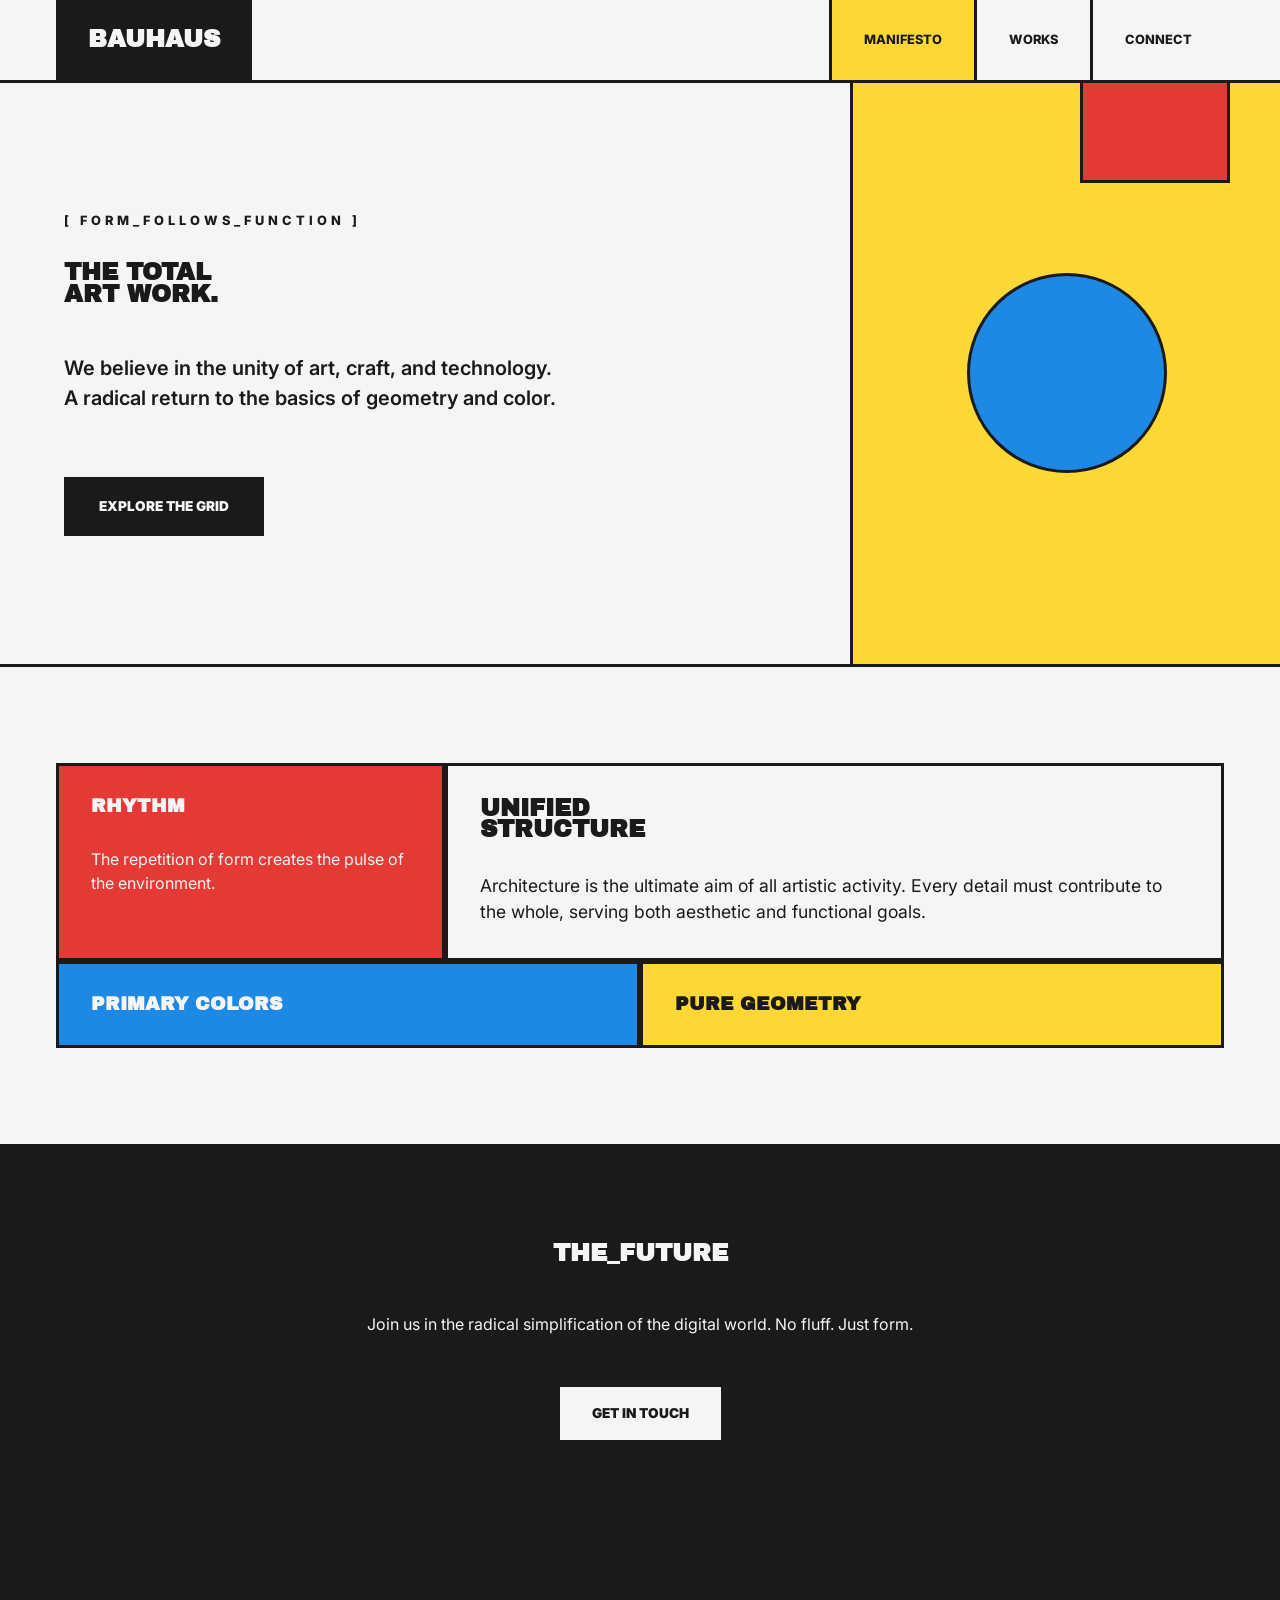
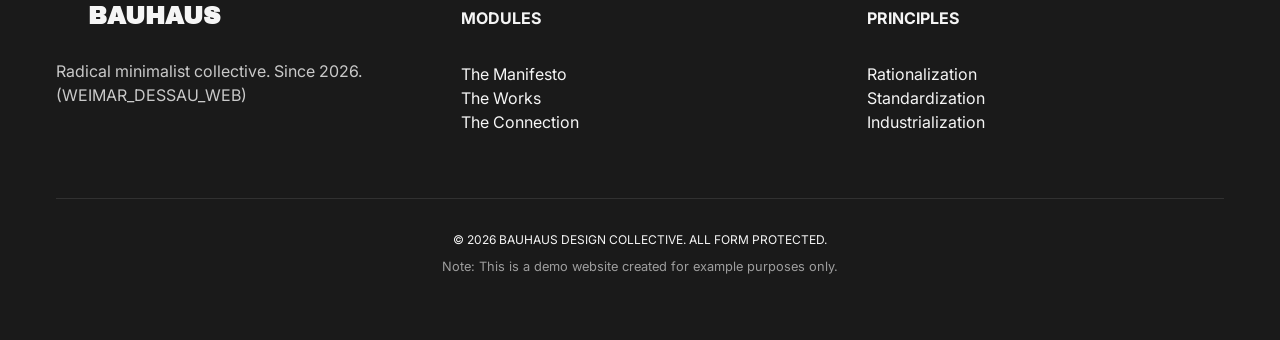
<file: index.html>
<!DOCTYPE html>
<html lang="en">
<head>
    <meta charset="UTF-8">
    <meta name="viewport" content="width=device-width, initial-scale=1.0">
    <title>THE MANIFESTO | Bauhaus Design Collective</title>
    <link rel="stylesheet" href="styles.css">
    <link rel="preconnect" href="https://fonts.googleapis.com">
    <link rel="preconnect" href="https://fonts.gstatic.com" crossorigin>
    <link href="https://fonts.googleapis.com/css2?family=Archivo+Black&family=Inter:wght@400;700;900&display=swap" rel="stylesheet">
    <style>
        .asym-hero {
            display: grid;
            grid-template-columns: repeat(12, 1fr);
            border-bottom: var(--border-thick) solid var(--black);
        }

        .hero-text {
            grid-column: span 8;
            padding: 8rem 4rem;
            border-right: var(--border-thick) solid var(--black);
        }

        .hero-shape {
            grid-column: span 4;
            background-color: var(--yellow);
            display: flex;
            align-items: center;
            justify-content: center;
            position: relative;
        }

        .red-square {
            width: 150px;
            height: 150px;
            background-color: var(--red);
            border: var(--border-thick) solid var(--black);
            position: absolute;
            top: -50px;
            right: 50px;
        }

        .blue-circle {
            width: 200px;
            height: 200px;
            background-color: var(--blue);
            border: var(--border-thick) solid var(--black);
            border-radius: 50% !important; /* One exception for Bauhaus */
        }

        @media (max-width: 900px) {
            .hero-text { grid-column: span 12; border-right: none; padding: 4rem 2rem; }
            .hero-shape { grid-column: span 12; height: 300px; border-top: var(--border-thick) solid var(--black); }
            .red-square { right: 20px; }
        }
    </style>
</head>
<body>
    <header>
        <div class="container">
            <nav>
                <a href="index.html" class="logo">BAUHAUS</a>
                <div class="nav-toggle">
                    <span></span>
                    <span></span>
                    <span></span>
                </div>
                <ul class="nav-links">
                    <li><a href="index.html" class="active">Manifesto</a></li>
                    <li><a href="gallery.html">Works</a></li>
                    <li><a href="contact.html">Connect</a></li>
                </ul>
            </nav>
        </div>
    </header>

    <main>
        <section class="asym-hero">
            <div class="hero-text">
                <span style="font-weight: 800; font-size: 0.8rem; letter-spacing: 4px; display: block; margin-bottom: 2rem;">[ FORM_FOLLOWS_FUNCTION ]</span>
                <h1>THE TOTAL<br>ART WORK.</h1>
                <p style="font-size: 1.25rem; max-width: 500px; margin-top: 3rem; font-weight: 600;">We believe in the unity of art, craft, and technology. A radical return to the basics of geometry and color.</p>
                <div style="margin-top: 4rem;">
                    <a href="gallery.html" class="btn-bauhaus">Explore the grid</a>
                </div>
            </div>
            <div class="hero-shape">
                <div class="red-square"></div>
                <div class="blue-circle"></div>
            </div>
        </section>

        <section class="section">
            <div class="container">
                <div class="grid-display">
                    <div class="box grid-col-span-4 bg-red" style="grid-column: span 4;">
                        <h3>Rhythm</h3>
                        <p style="margin-top: 2rem;">The repetition of form creates the pulse of the environment.</p>
                    </div>
                    <div class="box grid-col-span-8" style="grid-column: span 8;">
                        <h2>UNIFIED<br>STRUCTURE</h2>
                        <p style="margin-top: 2rem; font-size: 1.1rem;">Architecture is the ultimate aim of all artistic activity. Every detail must contribute to the whole, serving both aesthetic and functional goals.</p>
                    </div>
                    <div class="box grid-col-span-6 bg-blue" style="grid-column: span 6;">
                        <h3>Primary Colors</h3>
                    </div>
                    <div class="box grid-col-span-6 bg-yellow" style="grid-column: span 6;">
                        <h3>Pure Geometry</h3>
                    </div>
                </div>
            </div>
        </section>

        <section class="section bg-black">
            <div class="container" style="text-align: center;">
                <h2 style="color: var(--white); border-bottom-color: var(--white);">THE_FUTURE</h2>
                <p style="margin: 3rem auto; max-width: 600px;">Join us in the radical simplification of the digital world. No fluff. Just form.</p>
                <a href="contact.html" class="btn-bauhaus" style="background-color: var(--white); color: var(--black);">Get in Touch</a>
            </div>
        </section>
    </main>

    <footer>
        <div class="container">
            <div class="footer-grid">
                <div class="footer-col">
                    <div class="logo" style="display: inline-block; margin-bottom: 2rem;">BAUHAUS</div>
                    <p style="opacity: 0.8;">Radical minimalist collective. Since 2026. (WEIMAR_DESSAU_WEB)</p>
                </div>
                <div class="footer-col">
                    <h4>MODULES</h4>
                    <ul>
                        <li><a href="index.html">The Manifesto</a></li>
                        <li><a href="gallery.html">The Works</a></li>
                        <li><a href="contact.html">The Connection</a></li>
                    </ul>
                </div>
                <div class="footer-col">
                    <h4>PRINCIPLES</h4>
                    <ul>
                        <li>Rationalization</li>
                        <li>Standardization</li>
                        <li>Industrialization</li>
                    </ul>
                </div>
            </div>
            <div class="footer-bottom">
                <p>&copy; 2026 BAUHAUS DESIGN COLLECTIVE. ALL FORM PROTECTED.</p>
                <p style="font-size: 0.8rem; opacity: 0.6; margin-top: 0.5rem;">Note: This is a demo website created for example purposes only.</p>
            </div>
        </div>
    </footer>

    <script src="script.js"></script>
</body>
</html>
</file>
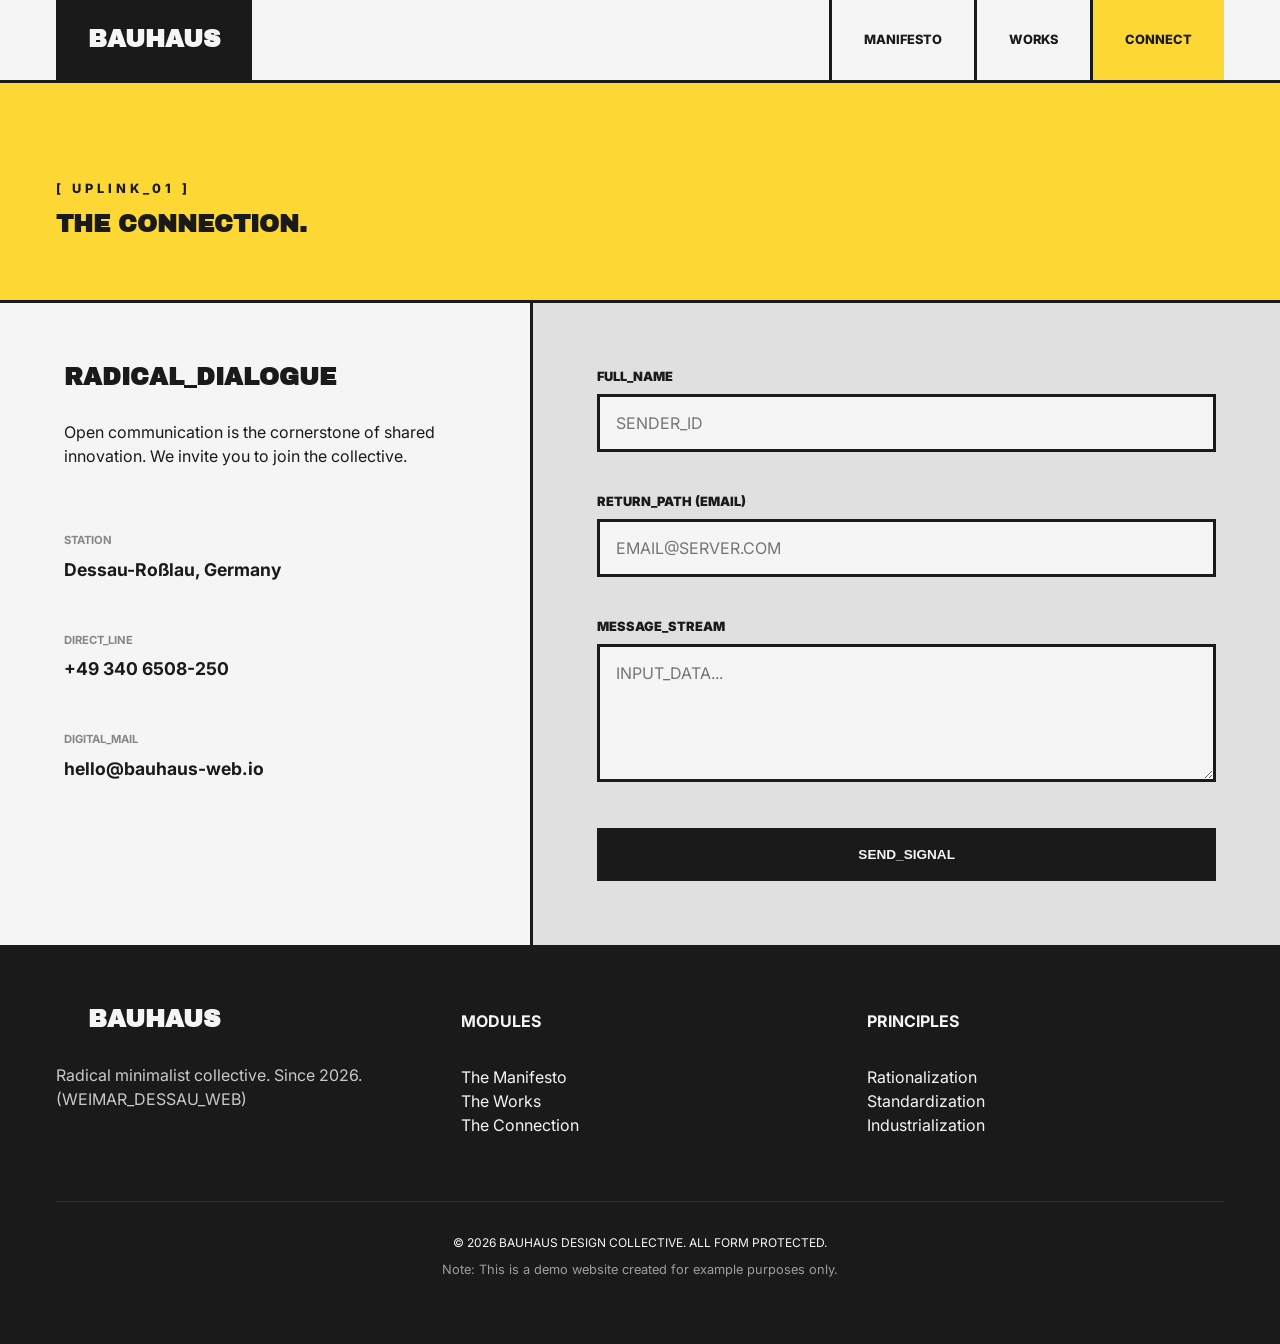
<file: contact.html>
<!DOCTYPE html>
<html lang="en">
<head>
    <meta charset="UTF-8">
    <meta name="viewport" content="width=device-width, initial-scale=1.0">
    <title>THE CONNECTION | Contact Bauhaus</title>
    <link rel="stylesheet" href="styles.css">
    <link rel="preconnect" href="https://fonts.googleapis.com">
    <link rel="preconnect" href="https://fonts.gstatic.com" crossorigin>
    <link href="https://fonts.googleapis.com/css2?family=Archivo+Black&family=Inter:wght@400;700;900&display=swap" rel="stylesheet">
    <style>
        .page-header {
            padding: 6rem 0 4rem;
            background-color: var(--yellow);
            color: var(--black);
            border-bottom: var(--border-thick) solid var(--black);
        }

        .contact-layout {
            display: grid;
            grid-template-columns: repeat(12, 1fr);
            min-height: 600px;
        }

        .contact-info {
            grid-column: span 5;
            border-right: var(--border-thick) solid var(--black);
            padding: 4rem;
            background-color: var(--white);
        }

        .contact-form-area {
            grid-column: span 7;
            padding: 4rem;
            background-color: var(--grey);
        }

        .form-row {
            margin-bottom: 2.5rem;
        }

        .form-row label {
            display: block;
            font-weight: 900;
            text-transform: uppercase;
            font-size: 0.8rem;
            margin-bottom: 0.5rem;
        }

        .form-row input, .form-row textarea {
            width: 100%;
            padding: 1rem;
            border: var(--border-thick) solid var(--black);
            background-color: var(--white);
            font-family: inherit;
            font-size: 1rem;
            outline: none;
        }

        .form-row input:focus, .form-row textarea:focus {
            background-color: var(--yellow);
        }

        .contact-method {
            margin-bottom: 3rem;
        }

        .contact-method h4 {
            font-size: 0.7rem;
            opacity: 0.5;
            margin-bottom: 0.5rem;
        }

        .contact-method p {
            font-weight: 700;
            font-size: 1.1rem;
        }

        @media (max-width: 900px) {
            .contact-info, .contact-form-area { grid-column: span 12; border-right: none; }
            .contact-info { padding: 3rem 2rem; border-bottom: var(--border-thick) solid var(--black); }
            .contact-form-area { padding: 3rem 2rem; }
        }
    </style>
</head>
<body>
    <header>
        <div class="container">
            <nav>
                <a href="index.html" class="logo">BAUHAUS</a>
                <div class="nav-toggle">
                    <span></span>
                    <span></span>
                    <span></span>
                </div>
                <ul class="nav-links">
                    <li><a href="index.html">Manifesto</a></li>
                    <li><a href="gallery.html">Works</a></li>
                    <li><a href="contact.html" class="active">Connect</a></li>
                </ul>
            </nav>
        </div>
    </header>

    <main>
        <section class="page-header">
            <div class="container">
                <span style="font-weight: 800; font-size: 0.8rem; letter-spacing: 4px; display: block; margin-bottom: 1rem;">[ UPLINK_01 ]</span>
                <h1>THE CONNECTION.</h1>
            </div>
        </section>

        <section class="contact-layout border-bottom">
            <div class="contact-info">
                <h2>RADICAL_DIALOGUE</h2>
                <p style="margin-top: 2rem; margin-bottom: 4rem;">Open communication is the cornerstone of shared innovation. We invite you to join the collective.</p>
                
                <div class="contact-method">
                    <h4>STATION</h4>
                    <p>Dessau-Roßlau, Germany</p>
                </div>

                <div class="contact-method">
                    <h4>DIRECT_LINE</h4>
                    <p>+49 340 6508-250</p>
                </div>

                <div class="contact-method">
                    <h4>DIGITAL_MAIL</h4>
                    <p>hello@bauhaus-web.io</p>
                </div>
            </div>

            <div class="contact-form-area">
                <form id="bauhausForm">
                    <div class="form-row">
                        <label>FULL_NAME</label>
                        <input type="text" required placeholder="SENDER_ID">
                    </div>
                    <div class="form-row">
                        <label>RETURN_PATH (EMAIL)</label>
                        <input type="email" required placeholder="EMAIL@SERVER.COM">
                    </div>
                    <div class="form-row">
                        <label>MESSAGE_STREAM</label>
                        <textarea rows="5" required placeholder="INPUT_DATA..."></textarea>
                    </div>
                    <button type="submit" class="btn-bauhaus" style="width: 100%;">SEND_SIGNAL</button>
                </form>
            </div>
        </section>
    </main>

    <footer>
        <div class="container">
            <div class="footer-grid">
                <div class="footer-col">
                    <div class="logo" style="display: inline-block; margin-bottom: 2rem;">BAUHAUS</div>
                    <p style="opacity: 0.8;">Radical minimalist collective. Since 2026. (WEIMAR_DESSAU_WEB)</p>
                </div>
                <div class="footer-col">
                    <h4>MODULES</h4>
                    <ul>
                        <li><a href="index.html">The Manifesto</a></li>
                        <li><a href="gallery.html">The Works</a></li>
                        <li><a href="contact.html">The Connection</a></li>
                    </ul>
                </div>
                <div class="footer-col">
                    <h4>PRINCIPLES</h4>
                    <ul>
                        <li>Rationalization</li>
                        <li>Standardization</li>
                        <li>Industrialization</li>
                    </ul>
                </div>
            </div>
            <div class="footer-bottom">
                <p>&copy; 2026 BAUHAUS DESIGN COLLECTIVE. ALL FORM PROTECTED.</p>
                <p style="font-size: 0.8rem; opacity: 0.6; margin-top: 0.5rem;">Note: This is a demo website created for example purposes only.</p>
            </div>
        </div>
    </footer>

    <script src="script.js"></script>
</body>
</html>
</file>
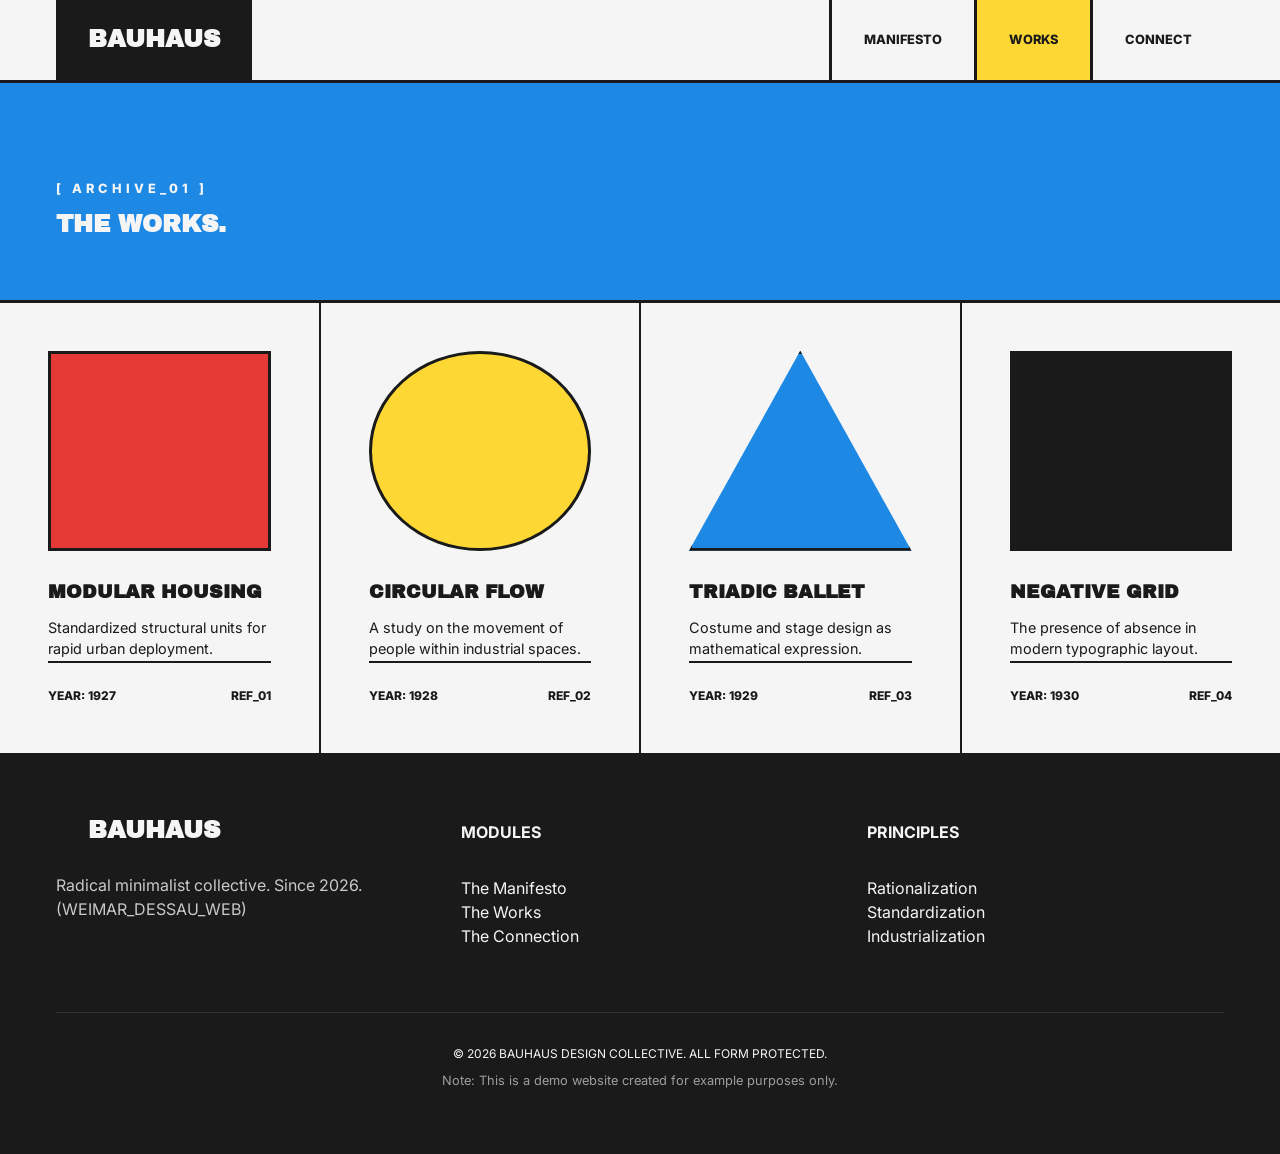
<file: gallery.html>
<!DOCTYPE html>
<html lang="en">
<head>
    <meta charset="UTF-8">
    <meta name="viewport" content="width=device-width, initial-scale=1.0">
    <title>THE WORKS | Bauhaus Gallery</title>
    <link rel="stylesheet" href="styles.css">
    <link rel="preconnect" href="https://fonts.googleapis.com">
    <link rel="preconnect" href="https://fonts.gstatic.com" crossorigin>
    <link href="https://fonts.googleapis.com/css2?family=Archivo+Black&family=Inter:wght@400;700;900&display=swap" rel="stylesheet">
    <style>
        .page-header {
            padding: 6rem 0 4rem;
            background-color: var(--blue);
            color: var(--white);
            border-bottom: var(--border-thick) solid var(--black);
        }

        .gallery-modular {
            display: grid;
            grid-template-columns: repeat(auto-fit, minmax(300px, 1fr));
            gap: 2px;
            background-color: var(--black);
            border-bottom: var(--border-thick) solid var(--black);
        }

        .gallery-item {
            background-color: var(--white);
            padding: 3rem;
            display: flex;
            flex-direction: column;
            justify-content: space-between;
            min-height: 450px;
        }

        .item-shape {
            height: 200px;
            border: var(--border-thick) solid var(--black);
            margin-bottom: 2rem;
        }

        .item-meta {
            border-top: 2px solid var(--black);
            padding-top: 1.5rem;
            display: flex;
            justify-content: space-between;
            font-size: 0.75rem;
            font-weight: 800;
        }
    </style>
</head>
<body>
    <header>
        <div class="container">
            <nav>
                <a href="index.html" class="logo">BAUHAUS</a>
                <div class="nav-toggle">
                    <span></span>
                    <span></span>
                    <span></span>
                </div>
                <ul class="nav-links">
                    <li><a href="index.html">Manifesto</a></li>
                    <li><a href="gallery.html" class="active">Works</a></li>
                    <li><a href="contact.html">Connect</a></li>
                </ul>
            </nav>
        </div>
    </header>

    <main>
        <section class="page-header">
            <div class="container">
                <span style="font-weight: 800; font-size: 0.8rem; letter-spacing: 4px; display: block; margin-bottom: 1rem;">[ ARCHIVE_01 ]</span>
                <h1>THE WORKS.</h1>
            </div>
        </section>

        <section class="gallery-modular">
            <!-- Work 1 -->
            <div class="gallery-item">
                <div class="item-shape bg-red"></div>
                <div>
                    <h3>Modular Housing</h3>
                    <p style="font-size: 0.9rem; margin-top: 1rem;">Standardized structural units for rapid urban deployment.</p>
                </div>
                <div class="item-meta">
                    <span>YEAR: 1927</span>
                    <span class="red-text">REF_01</span>
                </div>
            </div>

            <!-- Work 2 -->
            <div class="gallery-item">
                <div class="item-shape bg-yellow" style="border-radius: 50% !important;"></div>
                <div>
                    <h3>Circular Flow</h3>
                    <p style="font-size: 0.9rem; margin-top: 1rem;">A study on the movement of people within industrial spaces.</p>
                </div>
                <div class="item-meta">
                    <span>YEAR: 1928</span>
                    <span class="red-text">REF_02</span>
                </div>
            </div>

            <!-- Work 3 -->
            <div class="gallery-item">
                <div class="item-shape bg-blue" style="clip-path: polygon(50% 0%, 0% 100%, 100% 100%);"></div>
                <div>
                    <h3>Triadic Ballet</h3>
                    <p style="font-size: 0.9rem; margin-top: 1rem;">Costume and stage design as mathematical expression.</p>
                </div>
                <div class="item-meta">
                    <span>YEAR: 1929</span>
                    <span class="red-text">REF_03</span>
                </div>
            </div>

            <!-- Work 4 -->
            <div class="gallery-item">
                <div class="item-shape bg-black"></div>
                <div>
                    <h3>Negative Grid</h3>
                    <p style="font-size: 0.9rem; margin-top: 1rem;">The presence of absence in modern typographic layout.</p>
                </div>
                <div class="item-meta">
                    <span>YEAR: 1930</span>
                    <span class="red-text">REF_04</span>
                </div>
            </div>
        </section>
    </main>

    <footer>
        <div class="container">
            <div class="footer-grid">
                <div class="footer-col">
                    <div class="logo" style="display: inline-block; margin-bottom: 2rem;">BAUHAUS</div>
                    <p style="opacity: 0.8;">Radical minimalist collective. Since 2026. (WEIMAR_DESSAU_WEB)</p>
                </div>
                <div class="footer-col">
                    <h4>MODULES</h4>
                    <ul>
                        <li><a href="index.html">The Manifesto</a></li>
                        <li><a href="gallery.html">The Works</a></li>
                        <li><a href="contact.html">The Connection</a></li>
                    </ul>
                </div>
                <div class="footer-col">
                    <h4>PRINCIPLES</h4>
                    <ul>
                        <li>Rationalization</li>
                        <li>Standardization</li>
                        <li>Industrialization</li>
                    </ul>
                </div>
            </div>
            <div class="footer-bottom">
                <p>&copy; 2026 BAUHAUS DESIGN COLLECTIVE. ALL FORM PROTECTED.</p>
                <p style="font-size: 0.8rem; opacity: 0.6; margin-top: 0.5rem;">Note: This is a demo website created for example purposes only.</p>
            </div>
        </div>
    </footer>

    <script src="script.js"></script>
</body>
</html>
</file>
<file: styles.css>
:root {
    /* Bauhaus Palette */
    --red: #E53935;
    --yellow: #FDD835;
    --blue: #1E88E5;
    --black: #1A1A1A;
    --white: #F5F5F5;
    --grey: #E0E0E0;
    
    /* Layout Constants */
    --border-thick: 3px;
    --container-width: 1200px;
    --transition-quick: 0.15s ease;
}

* {
    margin: 0;
    padding: 0;
    box-sizing: border-box;
    border-radius: 0 !important; /* STRICTLY NO ROUNDED CORNERS */
}

body {
    font-family: 'Inter', -apple-system, BlinkMacSystemFont, "Segoe UI", Roboto, sans-serif;
    background-color: var(--white);
    color: var(--black);
    line-height: 1.5;
    overflow-x: hidden;
}

h1, h2, h3, .logo {
    font-family: 'Archivo Black', sans-serif;
    text-transform: uppercase;
    font-weight: 900;
    line-height: 0.9;
}

a {
    text-decoration: none;
    color: inherit;
    transition: var(--transition-quick);
}

ul { list-style: none; }

img {
    max-width: 100%;
    display: block;
    border: var(--border-thick) solid var(--black);
}

/* Utilities */
.container {
    max-width: var(--container-width);
    margin: 0 auto;
    padding: 0 1rem;
}

.section {
    padding: 6rem 0;
    border-bottom: var(--border-thick) solid var(--black);
}

.grid-display {
    display: grid;
    grid-template-columns: repeat(12, 1fr);
    gap: 0;
}

.box {
    border: var(--border-thick) solid var(--black);
    padding: 2rem;
}

.bg-red { background-color: var(--red); color: var(--white); }
.bg-yellow { background-color: var(--yellow); color: var(--black); }
.bg-blue { background-color: var(--blue); color: var(--white); }
.bg-black { background-color: var(--black); color: var(--white); }

/* Navigation */
header {
    border-bottom: var(--border-thick) solid var(--black);
    position: sticky;
    top: 0;
    z-index: 1000;
    background: var(--white);
}

nav {
    display: flex;
    justify-content: space-between;
    align-items: stretch;
    height: 80px;
}

.logo {
    font-size: 1.5rem;
    background-color: var(--black);
    color: var(--white);
    display: flex;
    align-items: center;
    padding: 0 2rem;
}

.nav-links {
    display: flex;
}

.nav-links a {
    padding: 0 2rem;
    height: 80px;
    display: flex;
    align-items: center;
    font-weight: 800;
    text-transform: uppercase;
    font-size: 0.8rem;
    border-left: var(--border-thick) solid var(--black);
}

.nav-links a:hover, .nav-links a.active {
    background-color: var(--yellow);
    color: var(--black);
}

.nav-toggle {
    display: none;
    padding: 1.5rem;
    border-left: var(--border-thick) solid var(--black);
    cursor: pointer;
}

.nav-toggle span {
    display: block;
    width: 25px;
    height: 3px;
    background: var(--black);
    margin: 5px 0;
}

/* Button */
.btn-bauhaus {
    display: inline-block;
    padding: 1rem 2rem;
    border: var(--border-thick) solid var(--black);
    background-color: var(--black);
    color: var(--white);
    font-weight: 900;
    text-transform: uppercase;
    cursor: pointer;
    font-size: 0.85rem;
    transition: var(--transition-quick);
}

.btn-bauhaus:hover {
    background-color: var(--red);
    color: var(--white);
    transform: translate(-4px, -4px);
    box-shadow: 4px 4px 0 var(--black);
}

/* Components */
.bauhaus-card {
    border: var(--border-thick) solid var(--black);
    padding: 0;
    position: relative;
    transition: var(--transition-quick);
}

.bauhaus-card:hover {
    z-index: 2;
}

.card-header {
    background-color: var(--black);
    color: var(--white);
    padding: 0.5rem 1rem;
    font-size: 0.7rem;
    font-weight: 800;
}

.card-body {
    padding: 2rem;
}

/* Footer */
footer {
    padding: 4rem 0;
    background-color: var(--black);
    color: var(--white);
}

.footer-grid {
    display: grid;
    grid-template-columns: repeat(auto-fit, minmax(250px, 1fr));
    gap: 3rem;
}

.footer-col h4 {
    margin-bottom: 2rem;
    font-size: 1rem;
}

.footer-bottom {
    margin-top: 4rem;
    padding-top: 2rem;
    border-top: 1px solid rgba(255,255,255,0.1);
    font-size: 0.75rem;
    text-align: center;
}

/* Mobile Polish */
@media (max-width: 900px) {
    .nav-links {
        display: none;
        position: absolute;
        top: 80px;
        left: 0;
        width: 100%;
        background-color: var(--white);
        flex-direction: column;
        border-bottom: var(--border-thick) solid var(--black);
        height: auto;
    }
    
    .nav-links.active {
        display: flex;
    }

    .nav-links a {
        border-left: none;
        border-bottom: var(--border-thick) solid var(--black);
        height: 60px;
        padding: 0 2rem;
    }

    .nav-toggle {
        display: block;
    }

    .section {
        padding: 4rem 0;
    }
}

@media (max-width: 600px) {
    .grid-display {
        display: flex;
        flex-direction: column;
    }
    
    h1 {
        font-size: 3rem;
    }
}
</file>
